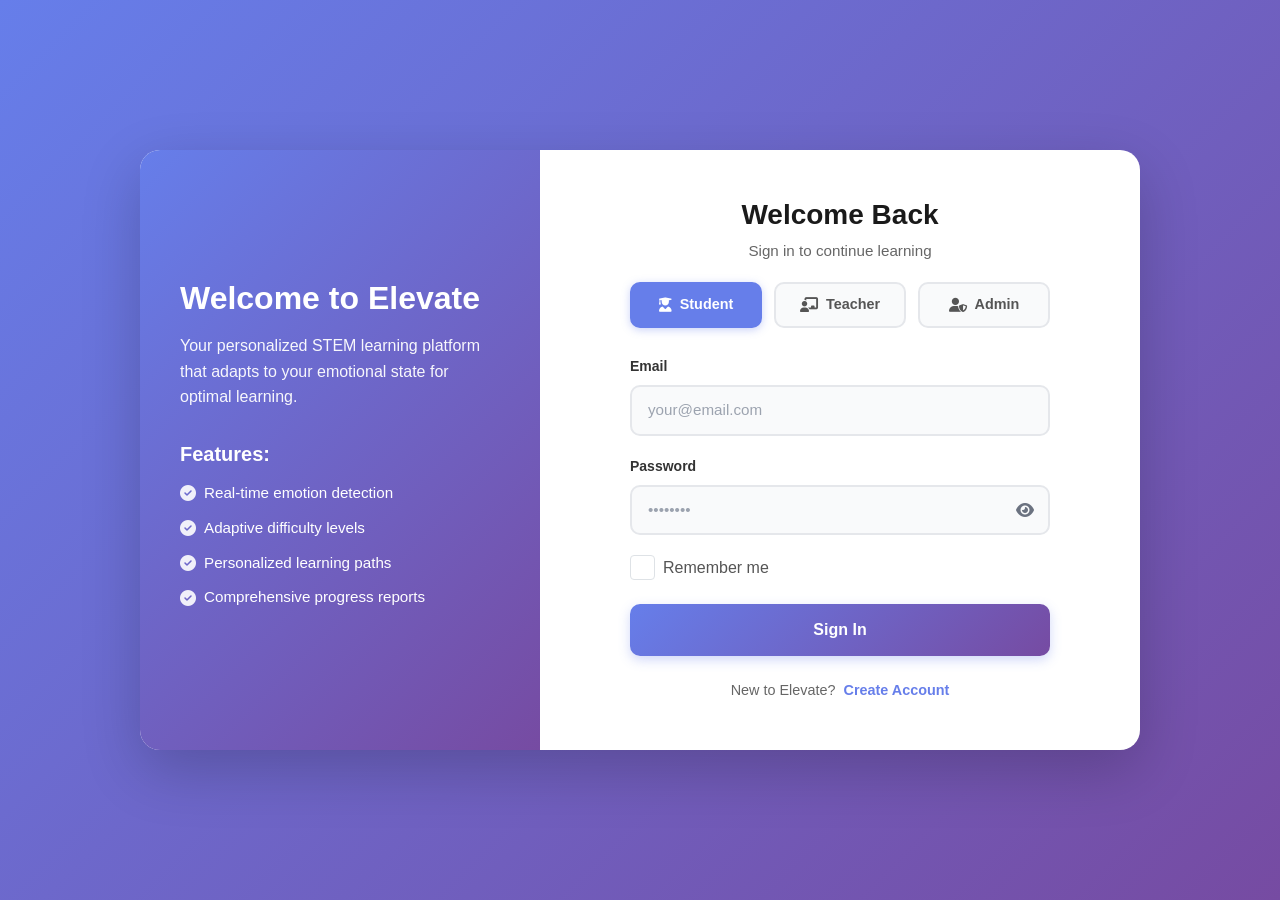
<file: frontend/index.html>
<!DOCTYPE html>
<html lang="en">
<head>
    <meta charset="UTF-8">
    <meta name="viewport" content="width=device-width, initial-scale=1.0">
    <title>Elevate - Welcome</title>
    <link href="https://cdn.jsdelivr.net/npm/bootstrap@5.3.0/dist/css/bootstrap.min.css" rel="stylesheet">
    <link rel="stylesheet" href="https://cdnjs.cloudflare.com/ajax/libs/font-awesome/6.4.0/css/all.min.css">
    
    <link rel="stylesheet" href="css/styles.css">
</head>
<body class="auth-body">
    <!-- Notification Feedback -->
    <div class="emotion-feedback" id="emotionFeedback">
        <span class="emotion-feedback-icon" id="feedbackIcon">😊</span>
        <div class="emotion-feedback-text" id="feedbackText">Notification</div>
    </div>

    <!-- Loading Spinner for Session Check -->
    <div id="sessionCheckLoader" style="display: flex; justify-content: center; align-items: center; min-height: 100vh; flex-direction: column; background: linear-gradient(135deg, #667eea 0%, #764ba2 100%);">
        <div class="spinner-border text-light" role="status" style="width: 3rem; height: 3rem; border-width: 0.3rem;">
            <span class="visually-hidden">Loading...</span>
        </div>
        <p style="color: white; margin-top: 1.5rem; font-size: 1.1rem; font-weight: 500;">Checking session...</p>
    </div>

    <div class="auth-container" id="authContainer" style="display: none;">
        <div class="auth-card">
            <div class="auth-left">
                <h2>Welcome to Elevate</h2>
                <p class="auth-description">Your personalized STEM learning platform that adapts to your emotional state for optimal learning.</p>
                <div class="auth-features">
                    <h4>Features:</h4>
                    <ul>
                        <li><i class="fas fa-check-circle"></i>Real-time emotion detection</li>
                        <li><i class="fas fa-check-circle"></i>Adaptive difficulty levels</li>
                        <li><i class="fas fa-check-circle"></i>Personalized learning paths</li>
                        <li><i class="fas fa-check-circle"></i>Comprehensive progress reports</li>
                    </ul>
                </div>
            </div>
            <div class="auth-right">
                <form class="auth-form" id="loginForm">
                    <h2 class="auth-title">Welcome Back</h2>
                    <p class="auth-subtitle">Sign in to continue learning</p>

                    <div class="role-selector" id="loginRoleSelector">
                        <button type="button" class="role-btn active" data-role="student">
                            <i class="fas fa-user-graduate"></i> Student
                        </button>
                        <button type="button" class="role-btn" data-role="teacher">
                            <i class="fas fa-chalkboard-teacher"></i> Teacher
                        </button>
                        <button type="button" class="role-btn" data-role="admin">
                            <i class="fas fa-user-shield"></i> Admin
                        </button>
                    </div>
                    
                    <div class="form-group">
                        <label for="loginEmail">Email</label>
                        <input type="email" class="form-control" id="loginEmail" placeholder="your@email.com" required autocomplete="email">
                    </div>
                    <div class="form-group">
                        <label for="loginPassword">Password</label>
                        <div class="password-input-wrapper">
                            <input type="password" class="form-control" id="loginPassword" placeholder="••••••••" required autocomplete="current-password">
                            <i class="fas fa-eye password-toggle" data-target="loginPassword"></i>
                        </div>
                    </div>
                    <div class="form-check-wrapper">
                        <div class="form-check">
                            <input class="form-check-input" type="checkbox" id="rememberMe">
                            <label class="form-check-label" for="rememberMe">Remember me</label>
                        </div>
                    </div>
                    <div id="loginAlert" class="auth-alert" style="display:none"></div>
                    <button type="submit" class="btn btn-auth">Sign In</button>
                    <div class="auth-switch">
                        <span>New to Elevate?</span>
                        <a href="#" id="showSignup">Create Account</a>
                    </div>
                </form>

                <form class="auth-form" id="signupForm" style="display: none;">
                    <h2 class="auth-title">Get Started</h2>
                    <p class="auth-subtitle">Create your account to begin</p>

                    <div class="role-selector" id="signupRoleSelector">
                        <button type="button" class="role-btn active" data-role="student">
                            <i class="fas fa-user-graduate"></i> Student
                        </button>
                        <button type="button" class="role-btn" data-role="teacher">
                            <i class="fas fa-chalkboard-teacher"></i> Teacher
                        </button>
                        <button type="button" class="role-btn" data-role="admin">
                            <i class="fas fa-user-shield"></i> Admin
                        </button>
                    </div>

                    <div class="signup-stepper" id="signupStepper" aria-label="Signup steps">
                        <div class="signup-step active" data-step="1"><span>1</span> Account</div>
                        <div class="signup-step" data-step="2"><span>2</span> Profile</div>
                    </div>

                    <div class="signup-role-hint" id="signupRoleHint">
                        Student/Teacher setup includes grade level. Admin setup includes school profile details.
                    </div>

                    <div class="signup-step-panel" id="signupStep1">
                        <div class="form-group">
                            <label for="signupName">Full Name</label>
                            <input type="text" class="form-control" id="signupName" placeholder="John Doe" required autocomplete="name">
                        </div>
                        <div class="form-group">
                            <label for="signupEmail">Email</label>
                            <input type="email" class="form-control" id="signupEmail" placeholder="your@email.com" required autocomplete="email">
                        </div>
                        <div class="form-group">
                            <label for="signupPassword">Password</label>
                            <div class="password-input-wrapper">
                                <input type="password" class="form-control" id="signupPassword" placeholder="Min. 8 characters" required autocomplete="new-password">
                                <i class="fas fa-eye password-toggle" data-target="signupPassword"></i>
                            </div>
                        </div>
                        <button type="button" class="btn btn-auth" id="signupNextBtn">Continue</button>
                    </div>

                    <div class="signup-step-panel" id="signupStep2" style="display: none;">
                        <div class="form-group" id="signupGradeGroup">
                            <label for="signupGrade">Grade Level</label>
                            <select class="form-control" id="signupGrade">
                                <option value="">Select level</option>
                                <option value="elementary">Elementary</option>
                                <option value="middle">Middle School</option>
                                <option value="high">High School</option>
                                <option value="college">College</option>
                            </select>
                        </div>

                        <div id="signupAdminFields" style="display:none">
                            <div class="form-group">
                                <label for="signupSchoolName">School Name</label>
                                <input type="text" class="form-control" id="signupSchoolName" placeholder="Example Public School">
                            </div>
                            <div class="form-group">
                                <label for="signupSchoolSlug">School Slug <span style="color:#888;font-size:0.85em;">used in URLs</span></label>
                                <input type="text" class="form-control" id="signupSchoolSlug" placeholder="e.g. example-public-school">
                                <small class="form-text text-muted">Lowercase letters, numbers and hyphens only. Auto-filled from name.</small>
                            </div>
                        </div>

                        <div class="signup-actions">
                            <button type="button" class="btn btn-auth btn-auth-secondary" id="signupBackBtn">Back</button>
                            <button type="submit" class="btn btn-auth" id="signupSubmitBtn">Create Account</button>
                        </div>
                    </div>

                    <div id="signupAlert" class="auth-alert" style="display:none"></div>
                    <div class="auth-switch">
                        <span>Already have an account?</span>
                        <a href="#" id="showLogin">Sign In</a>
                    </div>
                </form>
            </div>
        </div>
    </div>

    <script>
  // Auto-generate slug from school name for admin signup
  document.addEventListener('DOMContentLoaded', function () {
    const nameInput = document.getElementById('signupSchoolName');
    const slugInput = document.getElementById('signupSchoolSlug');
    if (nameInput && slugInput) {
      nameInput.addEventListener('input', function () {
        // Only auto-fill if the user hasn't manually edited the slug
        if (!slugInput.dataset.manualEdit) {
          slugInput.value = nameInput.value
            .toLowerCase()
            .replace(/[^a-z0-9]+/g, '-')
            .replace(/^-+|-+$/g, '');
        }
      });
      slugInput.addEventListener('input', function () {
        // Mark as manually edited so auto-fill stops overriding
        slugInput.dataset.manualEdit = '1';
        // Enforce valid chars in real-time
        slugInput.value = slugInput.value
          .toLowerCase()
          .replace(/[^a-z0-9-]/g, '');
      });
    }
  });
</script>

    <script type="module" src="js/main.js"></script>
</body>
</html>
</file>
<file: frontend/css/styles.css>
/* Main Stylesheet - Imports all modular CSS files */
@import url('variables.css');
@import url('reset.css');
@import url('layout.css');
@import url('components.css');
@import url('auth.css');
@import url('dashboard.css');
@import url('learning.css');
@import url('reports.css');
@import url('profile.css');
@import url('responsive.css');
</file>
